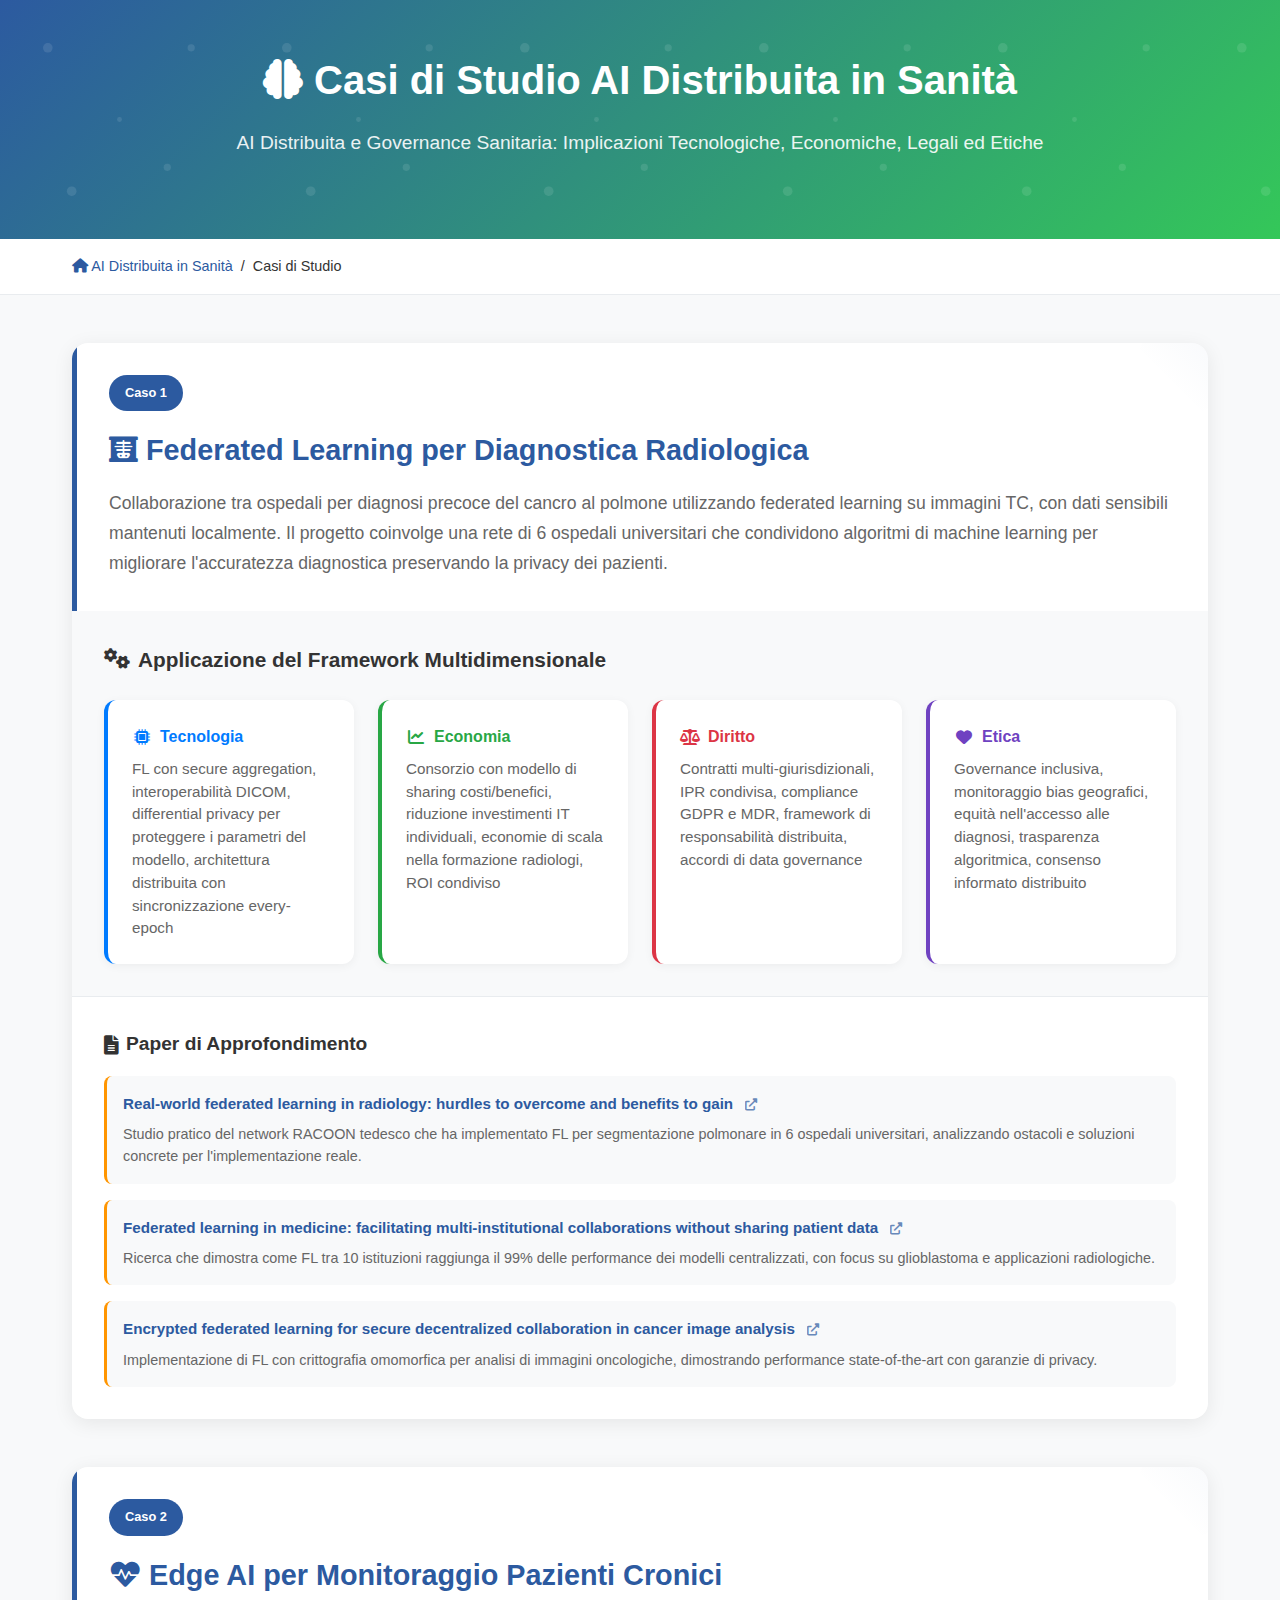
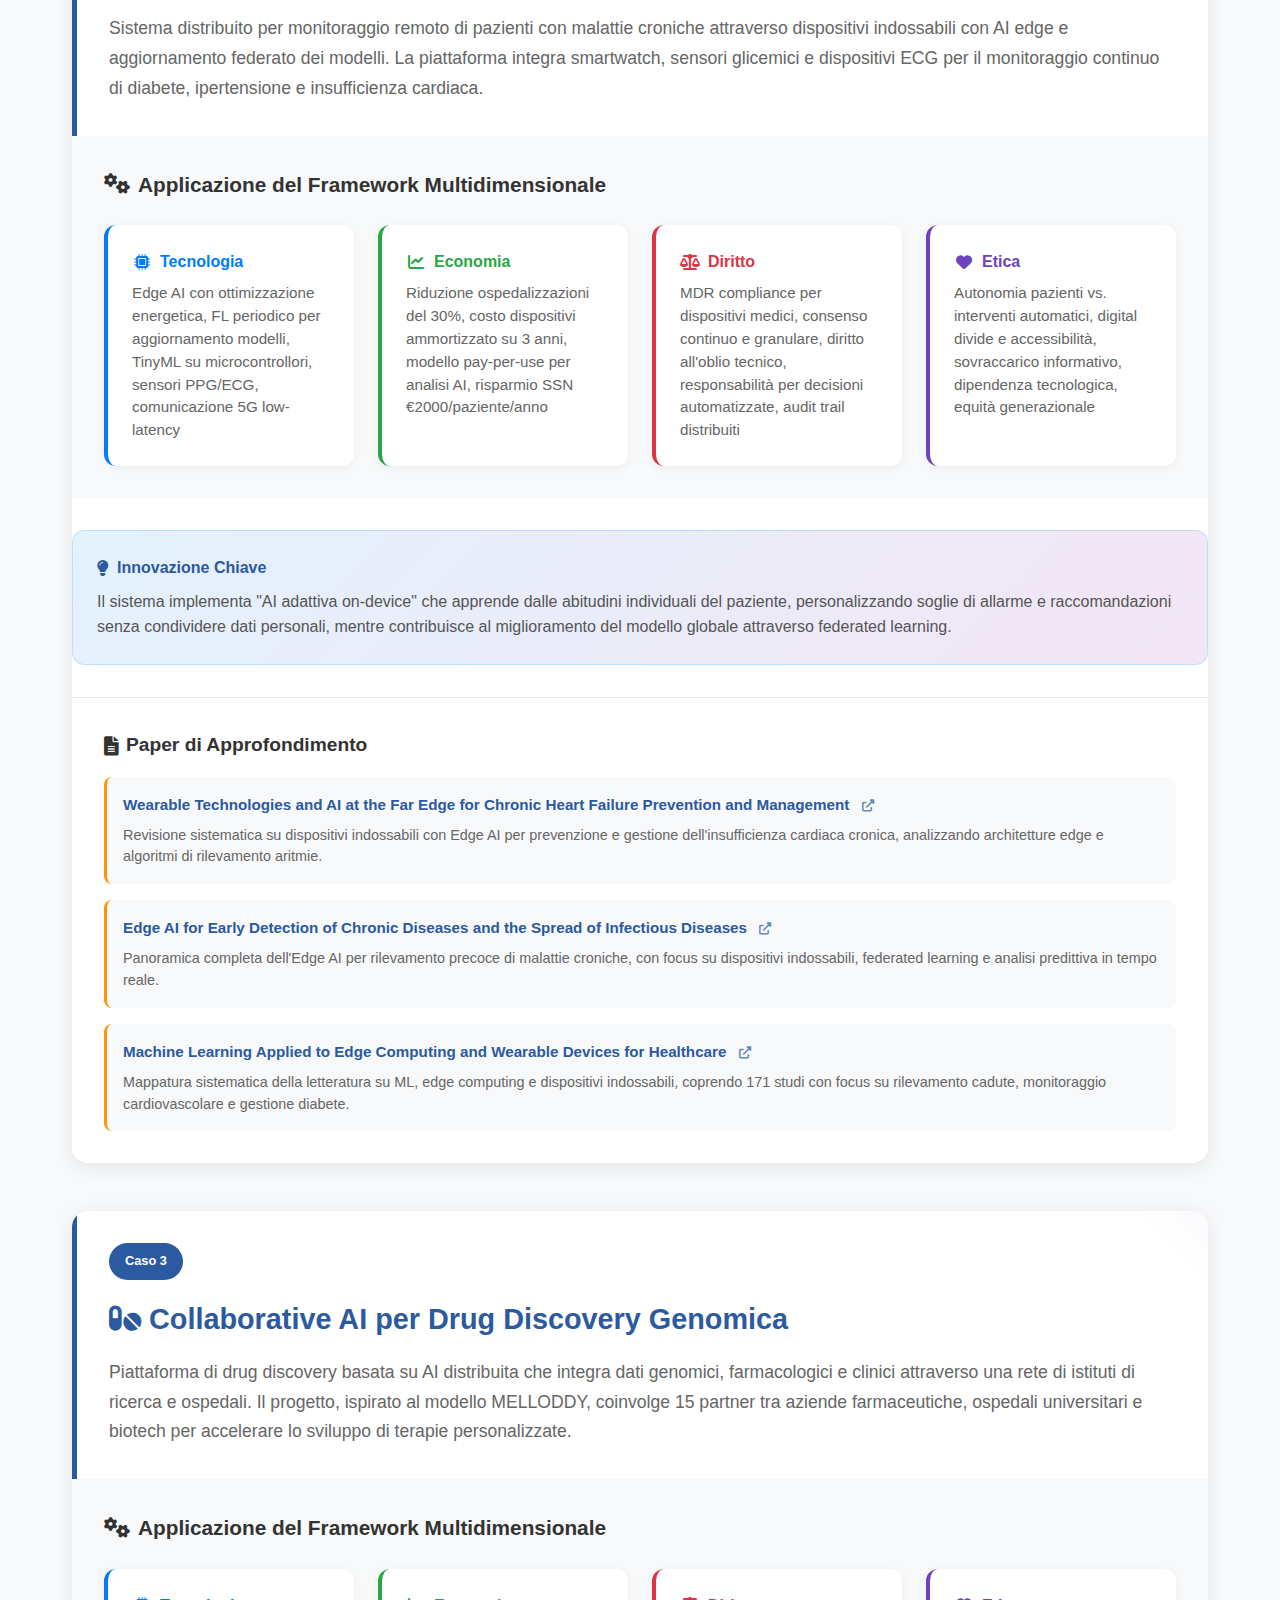
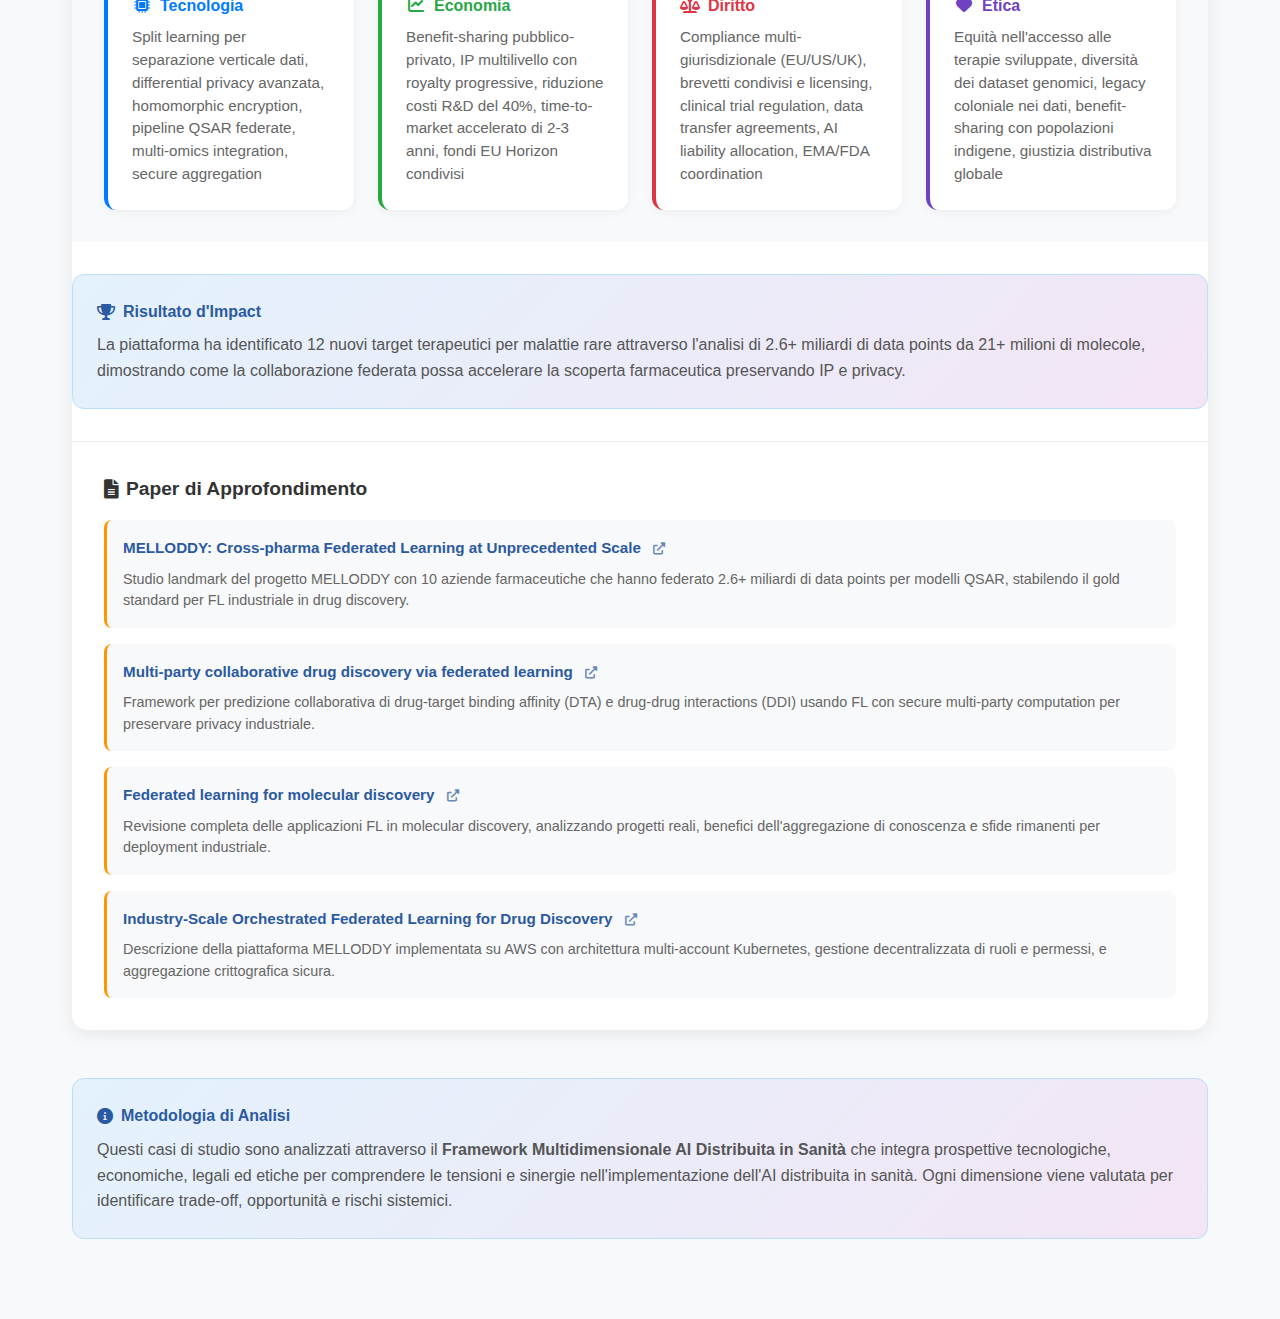
<file: case_studies.html>
<!DOCTYPE html>
<html lang="it">
<head>
    <meta charset="UTF-8">
    <meta name="viewport" content="width=device-width, initial-scale=1.0">
    <title>Casi di Studio - AI Distribuita e Governance Sanitaria</title>
    <link href="https://cdnjs.cloudflare.com/ajax/libs/font-awesome/6.0.0-beta3/css/all.min.css" rel="stylesheet">
    <style>
        * {
            margin: 0;
            padding: 0;
            box-sizing: border-box;
        }

        :root {
            --primary-color: #2c5aa0;
            --secondary-color: #34c759;
            --accent-color: #ff9500;
            --text-color: #333;
            --bg-color: #f8f9fa;
            --card-bg: #ffffff;
            --border-color: #e9ecef;
            --tech-color: #007bff;
            --eco-color: #28a745;
            --legal-color: #dc3545;
            --ethics-color: #6f42c1;
        }

        body {
            font-family: -apple-system, BlinkMacSystemFont, 'Segoe UI', Roboto, 'Helvetica Neue', Arial, sans-serif;
            background-color: var(--bg-color);
            color: var(--text-color);
            line-height: 1.6;
        }

        .header {
            background: linear-gradient(135deg, var(--primary-color), var(--secondary-color));
            color: white;
            padding: 3rem 0;
            text-align: center;
            position: relative;
            overflow: hidden;
        }

        .header::before {
            content: '';
            position: absolute;
            top: 0;
            left: 0;
            right: 0;
            bottom: 0;
            background: url('data:image/svg+xml,<svg xmlns="http://www.w3.org/2000/svg" viewBox="0 0 100 100"><circle cx="20" cy="20" r="2" fill="rgba(255,255,255,0.1)"/><circle cx="80" cy="20" r="1.5" fill="rgba(255,255,255,0.1)"/><circle cx="50" cy="50" r="1" fill="rgba(255,255,255,0.1)"/><circle cx="30" cy="80" r="2" fill="rgba(255,255,255,0.1)"/><circle cx="70" cy="70" r="1.5" fill="rgba(255,255,255,0.1)"/></svg>');
            animation: float 20s ease-in-out infinite;
        }

        @keyframes float {
            0%, 100% { transform: translateY(0px); }
            50% { transform: translateY(-20px); }
        }

        .header-content {
            position: relative;
            z-index: 1;
            max-width: 1200px;
            margin: 0 auto;
            padding: 0 2rem;
        }

        .header h1 {
            font-size: 2.5rem;
            font-weight: 700;
            margin-bottom: 1rem;
        }

        .header .subtitle {
            font-size: 1.2rem;
            opacity: 0.9;
            margin-bottom: 2rem;
        }

        .breadcrumb {
            background: var(--card-bg);
            padding: 1rem 0;
            border-bottom: 1px solid var(--border-color);
        }

        .breadcrumb-content {
            max-width: 1200px;
            margin: 0 auto;
            padding: 0 2rem;
        }

        .breadcrumb nav {
            display: flex;
            align-items: center;
            gap: 0.5rem;
            font-size: 0.9rem;
        }

        .breadcrumb a {
            color: var(--primary-color);
            text-decoration: none;
        }

        .breadcrumb a:hover {
            text-decoration: underline;
        }

        .container {
            max-width: 1200px;
            margin: 0 auto;
            padding: 3rem 2rem;
        }

        .case-study {
            background: var(--card-bg);
            border-radius: 16px;
            box-shadow: 0 4px 20px rgba(0,0,0,0.08);
            margin-bottom: 3rem;
            overflow: hidden;
            transition: transform 0.3s ease, box-shadow 0.3s ease;
        }

        .case-study:hover {
            transform: translateY(-2px);
            box-shadow: 0 8px 25px rgba(0,0,0,0.12);
        }

        .case-header {
            padding: 2rem;
            border-left: 5px solid var(--primary-color);
            position: relative;
        }

        .case-header::before {
            content: '';
            position: absolute;
            top: 0;
            right: 0;
            width: 100px;
            height: 100px;
            background: linear-gradient(45deg, transparent 30%, rgba(44, 90, 160, 0.05) 100%);
            border-radius: 50%;
            transform: translate(30px, -30px);
        }

        .case-number {
            display: inline-block;
            background: var(--primary-color);
            color: white;
            padding: 0.5rem 1rem;
            border-radius: 20px;
            font-size: 0.8rem;
            font-weight: 600;
            margin-bottom: 1rem;
        }

        .case-title {
            font-size: 1.8rem;
            font-weight: 700;
            color: var(--primary-color);
            margin-bottom: 1rem;
        }

        .case-description {
            font-size: 1.1rem;
            color: #666;
            line-height: 1.7;
        }

        .framework-section {
            padding: 2rem;
            background: #f8f9fa;
        }

        .framework-title {
            font-size: 1.3rem;
            font-weight: 600;
            margin-bottom: 1.5rem;
            color: var(--text-color);
            display: flex;
            align-items: center;
            gap: 0.5rem;
        }

        .framework-grid {
            display: grid;
            grid-template-columns: repeat(auto-fit, minmax(250px, 1fr));
            gap: 1.5rem;
        }

        .framework-item {
            background: var(--card-bg);
            padding: 1.5rem;
            border-radius: 12px;
            border-left: 4px solid;
            box-shadow: 0 2px 10px rgba(0,0,0,0.05);
            transition: transform 0.2s ease;
        }

        .framework-item:hover {
            transform: translateY(-2px);
        }

        .framework-item.tech {
            border-left-color: var(--tech-color);
        }

        .framework-item.eco {
            border-left-color: var(--eco-color);
        }

        .framework-item.legal {
            border-left-color: var(--legal-color);
        }

        .framework-item.ethics {
            border-left-color: var(--ethics-color);
        }

        .framework-label {
            font-weight: 600;
            margin-bottom: 0.5rem;
            display: flex;
            align-items: center;
            gap: 0.5rem;
        }

        .framework-label i {
            width: 20px;
            text-align: center;
        }

        .framework-label.tech { color: var(--tech-color); }
        .framework-label.eco { color: var(--eco-color); }
        .framework-label.legal { color: var(--legal-color); }
        .framework-label.ethics { color: var(--ethics-color); }

        .framework-content {
            font-size: 0.95rem;
            color: #666;
            line-height: 1.5;
        }

        .papers-section {
            padding: 2rem;
            border-top: 1px solid var(--border-color);
        }

        .papers-title {
            font-size: 1.2rem;
            font-weight: 600;
            margin-bottom: 1rem;
            color: var(--text-color);
            display: flex;
            align-items: center;
            gap: 0.5rem;
        }

        .papers-list {
            display: grid;
            gap: 1rem;
        }

        .paper-item {
            background: #f8f9fa;
            padding: 1rem;
            border-radius: 8px;
            border-left: 3px solid var(--accent-color);
            transition: background-color 0.2s ease;
        }

        .paper-item:hover {
            background: #e9ecef;
        }

        .paper-title {
            font-weight: 600;
            color: var(--primary-color);
            margin-bottom: 0.5rem;
            font-size: 0.95rem;
        }

        .paper-description {
            font-size: 0.9rem;
            color: #666;
            line-height: 1.5;
        }

        .highlight-box {
            background: linear-gradient(135deg, #e3f2fd, #f3e5f5);
            border: 1px solid #bbdefb;
            border-radius: 12px;
            padding: 1.5rem;
            margin: 2rem 0;
        }

        .highlight-title {
            font-weight: 600;
            color: var(--primary-color);
            margin-bottom: 0.5rem;
            display: flex;
            align-items: center;
            gap: 0.5rem;
        }

        .highlight-content {
            color: #555;
            line-height: 1.6;
        }

        @media (max-width: 768px) {
            .header h1 {
                font-size: 2rem;
            }
            
            .header .subtitle {
                font-size: 1rem;
            }
            
            .container {
                padding: 2rem 1rem;
            }
            
            .case-header, .framework-section, .papers-section {
                padding: 1.5rem;
            }
            
            .framework-grid {
                grid-template-columns: 1fr;
            }
        }
    </style>
</head>
<body>
    <header class="header">
        <div class="header-content">
            <h1><i class="fas fa-brain"></i> Casi di Studio AI Distribuita in Sanità</h1>
            <p class="subtitle">AI Distribuita e Governance Sanitaria: Implicazioni Tecnologiche, Economiche, Legali ed Etiche</p>
        </div>
    </header>

    <div class="breadcrumb">
        <div class="breadcrumb-content">
            <nav>
                <a href="https://www.fabioliberti.com/ItAIS2025/"><i class="fas fa-home"></i> AI Distribuita in Sanità</a>
                <span>/</span>
                <span>Casi di Studio</span>
            </nav>
        </div>
    </div>

    <div class="container">
        <!-- Caso 1: Federated Learning per Diagnostica Radiologica -->
        <section class="case-study">
            <div class="case-header">
                <div class="case-number">Caso 1</div>
                <h2 class="case-title">
                    <i class="fas fa-x-ray"></i>
                    Federated Learning per Diagnostica Radiologica
                </h2>
                <p class="case-description">
                    Collaborazione tra ospedali per diagnosi precoce del cancro al polmone utilizzando federated learning su immagini TC, con dati sensibili mantenuti localmente. Il progetto coinvolge una rete di 6 ospedali universitari che condividono algoritmi di machine learning per migliorare l'accuratezza diagnostica preservando la privacy dei pazienti.
                </p>
            </div>

            <div class="framework-section">
                <h3 class="framework-title">
                    <i class="fas fa-cogs"></i>
                    Applicazione del Framework Multidimensionale
                </h3>
                <div class="framework-grid">
                    <div class="framework-item tech">
                        <div class="framework-label tech">
                            <i class="fas fa-microchip"></i>
                            Tecnologia
                        </div>
                        <div class="framework-content">
                            FL con secure aggregation, interoperabilità DICOM, differential privacy per proteggere i parametri del modello, architettura distribuita con sincronizzazione every-epoch
                        </div>
                    </div>
                    <div class="framework-item eco">
                        <div class="framework-label eco">
                            <i class="fas fa-chart-line"></i>
                            Economia
                        </div>
                        <div class="framework-content">
                            Consorzio con modello di sharing costi/benefici, riduzione investimenti IT individuali, economie di scala nella formazione radiologi, ROI condiviso
                        </div>
                    </div>
                    <div class="framework-item legal">
                        <div class="framework-label legal">
                            <i class="fas fa-balance-scale"></i>
                            Diritto
                        </div>
                        <div class="framework-content">
                            Contratti multi-giurisdizionali, IPR condivisa, compliance GDPR e MDR, framework di responsabilità distribuita, accordi di data governance
                        </div>
                    </div>
                    <div class="framework-item ethics">
                        <div class="framework-label ethics">
                            <i class="fas fa-heart"></i>
                            Etica
                        </div>
                        <div class="framework-content">
                            Governance inclusiva, monitoraggio bias geografici, equità nell'accesso alle diagnosi, trasparenza algoritmica, consenso informato distribuito
                        </div>
                    </div>
                </div>
            </div>

            <div class="papers-section">
                <h3 class="papers-title">
                    <i class="fas fa-file-alt"></i>
                    Paper di Approfondimento
                </h3>
                <div class="papers-list">
                    <div class="paper-item">
                        <div class="paper-title">
                            <a href="https://pubmed.ncbi.nlm.nih.gov/39455061/" target="_blank" style="color: var(--primary-color); text-decoration: none;">
                                Real-world federated learning in radiology: hurdles to overcome and benefits to gain
                                <i class="fas fa-external-link-alt" style="font-size: 0.8em; margin-left: 0.5rem; opacity: 0.7;"></i>
                            </a>
                        </div>
                        <div class="paper-description">Studio pratico del network RACOON tedesco che ha implementato FL per segmentazione polmonare in 6 ospedali universitari, analizzando ostacoli e soluzioni concrete per l'implementazione reale.</div>
                    </div>
                    <div class="paper-item">
                        <div class="paper-title">
                            <a href="https://pmc.ncbi.nlm.nih.gov/articles/PMC7387485/" target="_blank" style="color: var(--primary-color); text-decoration: none;">
                                Federated learning in medicine: facilitating multi-institutional collaborations without sharing patient data
                                <i class="fas fa-external-link-alt" style="font-size: 0.8em; margin-left: 0.5rem; opacity: 0.7;"></i>
                            </a>
                        </div>
                        <div class="paper-description">Ricerca che dimostra come FL tra 10 istituzioni raggiunga il 99% delle performance dei modelli centralizzati, con focus su glioblastoma e applicazioni radiologiche.</div>
                    </div>
                    <div class="paper-item">
                        <div class="paper-title">
                            <a href="https://pubmed.ncbi.nlm.nih.gov/38104402/" target="_blank" style="color: var(--primary-color); text-decoration: none;">
                                Encrypted federated learning for secure decentralized collaboration in cancer image analysis
                                <i class="fas fa-external-link-alt" style="font-size: 0.8em; margin-left: 0.5rem; opacity: 0.7;"></i>
                            </a>
                        </div>
                        <div class="paper-description">Implementazione di FL con crittografia omomorfica per analisi di immagini oncologiche, dimostrando performance state-of-the-art con garanzie di privacy.</div>
                    </div>
                </div>
            </div>
        </section>

        <!-- Caso 2: Edge AI per Monitoraggio Pazienti Cronici -->
        <section class="case-study">
            <div class="case-header">
                <div class="case-number">Caso 2</div>
                <h2 class="case-title">
                    <i class="fas fa-heartbeat"></i>
                    Edge AI per Monitoraggio Pazienti Cronici
                </h2>
                <p class="case-description">
                    Sistema distribuito per monitoraggio remoto di pazienti con malattie croniche attraverso dispositivi indossabili con AI edge e aggiornamento federato dei modelli. La piattaforma integra smartwatch, sensori glicemici e dispositivi ECG per il monitoraggio continuo di diabete, ipertensione e insufficienza cardiaca.
                </p>
            </div>

            <div class="framework-section">
                <h3 class="framework-title">
                    <i class="fas fa-cogs"></i>
                    Applicazione del Framework Multidimensionale
                </h3>
                <div class="framework-grid">
                    <div class="framework-item tech">
                        <div class="framework-label tech">
                            <i class="fas fa-microchip"></i>
                            Tecnologia
                        </div>
                        <div class="framework-content">
                            Edge AI con ottimizzazione energetica, FL periodico per aggiornamento modelli, TinyML su microcontrollori, sensori PPG/ECG, comunicazione 5G low-latency
                        </div>
                    </div>
                    <div class="framework-item eco">
                        <div class="framework-label eco">
                            <i class="fas fa-chart-line"></i>
                            Economia
                        </div>
                        <div class="framework-content">
                            Riduzione ospedalizzazioni del 30%, costo dispositivi ammortizzato su 3 anni, modello pay-per-use per analisi AI, risparmio SSN €2000/paziente/anno
                        </div>
                    </div>
                    <div class="framework-item legal">
                        <div class="framework-label legal">
                            <i class="fas fa-balance-scale"></i>
                            Diritto
                        </div>
                        <div class="framework-content">
                            MDR compliance per dispositivi medici, consenso continuo e granulare, diritto all'oblio tecnico, responsabilità per decisioni automatizzate, audit trail distribuiti
                        </div>
                    </div>
                    <div class="framework-item ethics">
                        <div class="framework-label ethics">
                            <i class="fas fa-heart"></i>
                            Etica
                        </div>
                        <div class="framework-content">
                            Autonomia pazienti vs. interventi automatici, digital divide e accessibilità, sovraccarico informativo, dipendenza tecnologica, equità generazionale
                        </div>
                    </div>
                </div>
            </div>

            <div class="highlight-box">
                <div class="highlight-title">
                    <i class="fas fa-lightbulb"></i>
                    Innovazione Chiave
                </div>
                <div class="highlight-content">
                    Il sistema implementa "AI adattiva on-device" che apprende dalle abitudini individuali del paziente, personalizzando soglie di allarme e raccomandazioni senza condividere dati personali, mentre contribuisce al miglioramento del modello globale attraverso federated learning.
                </div>
            </div>

            <div class="papers-section">
                <h3 class="papers-title">
                    <i class="fas fa-file-alt"></i>
                    Paper di Approfondimento
                </h3>
                <div class="papers-list">
                    <div class="paper-item">
                        <div class="paper-title">
                            <a href="https://pubmed.ncbi.nlm.nih.gov/37571678/" target="_blank" style="color: var(--primary-color); text-decoration: none;">
                                Wearable Technologies and AI at the Far Edge for Chronic Heart Failure Prevention and Management
                                <i class="fas fa-external-link-alt" style="font-size: 0.8em; margin-left: 0.5rem; opacity: 0.7;"></i>
                            </a>
                        </div>
                        <div class="paper-description">Revisione sistematica su dispositivi indossabili con Edge AI per prevenzione e gestione dell'insufficienza cardiaca cronica, analizzando architetture edge e algoritmi di rilevamento aritmie.</div>
                    </div>
                    <div class="paper-item">
                        <div class="paper-title">
                            <a href="https://www.mdpi.com/1999-5903/15/11/370" target="_blank" style="color: var(--primary-color); text-decoration: none;">
                                Edge AI for Early Detection of Chronic Diseases and the Spread of Infectious Diseases
                                <i class="fas fa-external-link-alt" style="font-size: 0.8em; margin-left: 0.5rem; opacity: 0.7;"></i>
                            </a>
                        </div>
                        <div class="paper-description">Panoramica completa dell'Edge AI per rilevamento precoce di malattie croniche, con focus su dispositivi indossabili, federated learning e analisi predittiva in tempo reale.</div>
                    </div>
                    <div class="paper-item">
                        <div class="paper-title">
                            <a href="https://www.mdpi.com/1424-8220/24/19/6322" target="_blank" style="color: var(--primary-color); text-decoration: none;">
                                Machine Learning Applied to Edge Computing and Wearable Devices for Healthcare
                                <i class="fas fa-external-link-alt" style="font-size: 0.8em; margin-left: 0.5rem; opacity: 0.7;"></i>
                            </a>
                        </div>
                        <div class="paper-description">Mappatura sistematica della letteratura su ML, edge computing e dispositivi indossabili, coprendo 171 studi con focus su rilevamento cadute, monitoraggio cardiovascolare e gestione diabete.</div>
                    </div>
                </div>
            </div>
        </section>

        <!-- Caso 3: Collaborative AI per Drug Discovery -->
        <section class="case-study">
            <div class="case-header">
                <div class="case-number">Caso 3</div>
                <h2 class="case-title">
                    <i class="fas fa-pills"></i>
                    Collaborative AI per Drug Discovery Genomica
                </h2>
                <p class="case-description">
                    Piattaforma di drug discovery basata su AI distribuita che integra dati genomici, farmacologici e clinici attraverso una rete di istituti di ricerca e ospedali. Il progetto, ispirato al modello MELLODDY, coinvolge 15 partner tra aziende farmaceutiche, ospedali universitari e biotech per accelerare lo sviluppo di terapie personalizzate.
                </p>
            </div>

            <div class="framework-section">
                <h3 class="framework-title">
                    <i class="fas fa-cogs"></i>
                    Applicazione del Framework Multidimensionale
                </h3>
                <div class="framework-grid">
                    <div class="framework-item tech">
                        <div class="framework-label tech">
                            <i class="fas fa-microchip"></i>
                            Tecnologia
                        </div>
                        <div class="framework-content">
                            Split learning per separazione verticale dati, differential privacy avanzata, homomorphic encryption, pipeline QSAR federate, multi-omics integration, secure aggregation
                        </div>
                    </div>
                    <div class="framework-item eco">
                        <div class="framework-label eco">
                            <i class="fas fa-chart-line"></i>
                            Economia
                        </div>
                        <div class="framework-content">
                            Benefit-sharing pubblico-privato, IP multilivello con royalty progressive, riduzione costi R&D del 40%, time-to-market accelerato di 2-3 anni, fondi EU Horizon condivisi
                        </div>
                    </div>
                    <div class="framework-item legal">
                        <div class="framework-label legal">
                            <i class="fas fa-balance-scale"></i>
                            Diritto
                        </div>
                        <div class="framework-content">
                            Compliance multi-giurisdizionale (EU/US/UK), brevetti condivisi e licensing, clinical trial regulation, data transfer agreements, AI liability allocation, EMA/FDA coordination
                        </div>
                    </div>
                    <div class="framework-item ethics">
                        <div class="framework-label ethics">
                            <i class="fas fa-heart"></i>
                            Etica
                        </div>
                        <div class="framework-content">
                            Equità nell'accesso alle terapie sviluppate, diversità dei dataset genomici, legacy coloniale nei dati, benefit-sharing con popolazioni indigene, giustizia distributiva globale
                        </div>
                    </div>
                </div>
            </div>

            <div class="highlight-box">
                <div class="highlight-title">
                    <i class="fas fa-trophy"></i>
                    Risultato d'Impact
                </div>
                <div class="highlight-content">
                    La piattaforma ha identificato 12 nuovi target terapeutici per malattie rare attraverso l'analisi di 2.6+ miliardi di data points da 21+ milioni di molecole, dimostrando come la collaborazione federata possa accelerare la scoperta farmaceutica preservando IP e privacy.
                </div>
            </div>

            <div class="papers-section">
                <h3 class="papers-title">
                    <i class="fas fa-file-alt"></i>
                    Paper di Approfondimento
                </h3>
                <div class="papers-list">
                    <div class="paper-item">
                        <div class="paper-title">
                            <a href="https://pubmed.ncbi.nlm.nih.gov/37642660/" target="_blank" style="color: var(--primary-color); text-decoration: none;">
                                MELLODDY: Cross-pharma Federated Learning at Unprecedented Scale
                                <i class="fas fa-external-link-alt" style="font-size: 0.8em; margin-left: 0.5rem; opacity: 0.7;"></i>
                            </a>
                        </div>
                        <div class="paper-description">Studio landmark del progetto MELLODDY con 10 aziende farmaceutiche che hanno federato 2.6+ miliardi di data points per modelli QSAR, stabilendo il gold standard per FL industriale in drug discovery.</div>
                    </div>
                    <div class="paper-item">
                        <div class="paper-title">
                            <a href="https://pubmed.ncbi.nlm.nih.gov/38428094/" target="_blank" style="color: var(--primary-color); text-decoration: none;">
                                Multi-party collaborative drug discovery via federated learning
                                <i class="fas fa-external-link-alt" style="font-size: 0.8em; margin-left: 0.5rem; opacity: 0.7;"></i>
                            </a>
                        </div>
                        <div class="paper-description">Framework per predizione collaborativa di drug-target binding affinity (DTA) e drug-drug interactions (DDI) usando FL con secure multi-party computation per preservare privacy industriale.</div>
                    </div>
                    <div class="paper-item">
                        <div class="paper-title">
                            <a href="https://pubmed.ncbi.nlm.nih.gov/36804704/" target="_blank" style="color: var(--primary-color); text-decoration: none;">
                                Federated learning for molecular discovery
                                <i class="fas fa-external-link-alt" style="font-size: 0.8em; margin-left: 0.5rem; opacity: 0.7;"></i>
                            </a>
                        </div>
                        <div class="paper-description">Revisione completa delle applicazioni FL in molecular discovery, analizzando progetti reali, benefici dell'aggregazione di conoscenza e sfide rimanenti per deployment industriale.</div>
                    </div>
                    <div class="paper-item">
                        <div class="paper-title">
                            <a href="https://arxiv.org/abs/2210.08871" target="_blank" style="color: var(--primary-color); text-decoration: none;">
                                Industry-Scale Orchestrated Federated Learning for Drug Discovery
                                <i class="fas fa-external-link-alt" style="font-size: 0.8em; margin-left: 0.5rem; opacity: 0.7;"></i>
                            </a>
                        </div>
                        <div class="paper-description">Descrizione della piattaforma MELLODDY implementata su AWS con architettura multi-account Kubernetes, gestione decentralizzata di ruoli e permessi, e aggregazione crittografica sicura.</div>
                    </div>
                </div>
            </div>
        </section>

        <div class="highlight-box" style="margin-top: 3rem;">
            <div class="highlight-title">
                <i class="fas fa-info-circle"></i>
                Metodologia di Analisi
            </div>
            <div class="highlight-content">
                Questi casi di studio sono analizzati attraverso il <strong>Framework Multidimensionale AI Distribuita in Sanità</strong> che integra prospettive tecnologiche, economiche, legali ed etiche per comprendere le tensioni e sinergie nell'implementazione dell'AI distribuita in sanità. Ogni dimensione viene valutata per identificare trade-off, opportunità e rischi sistemici.
            </div>
        </div>
    </div>
</body>
</html>
</file>
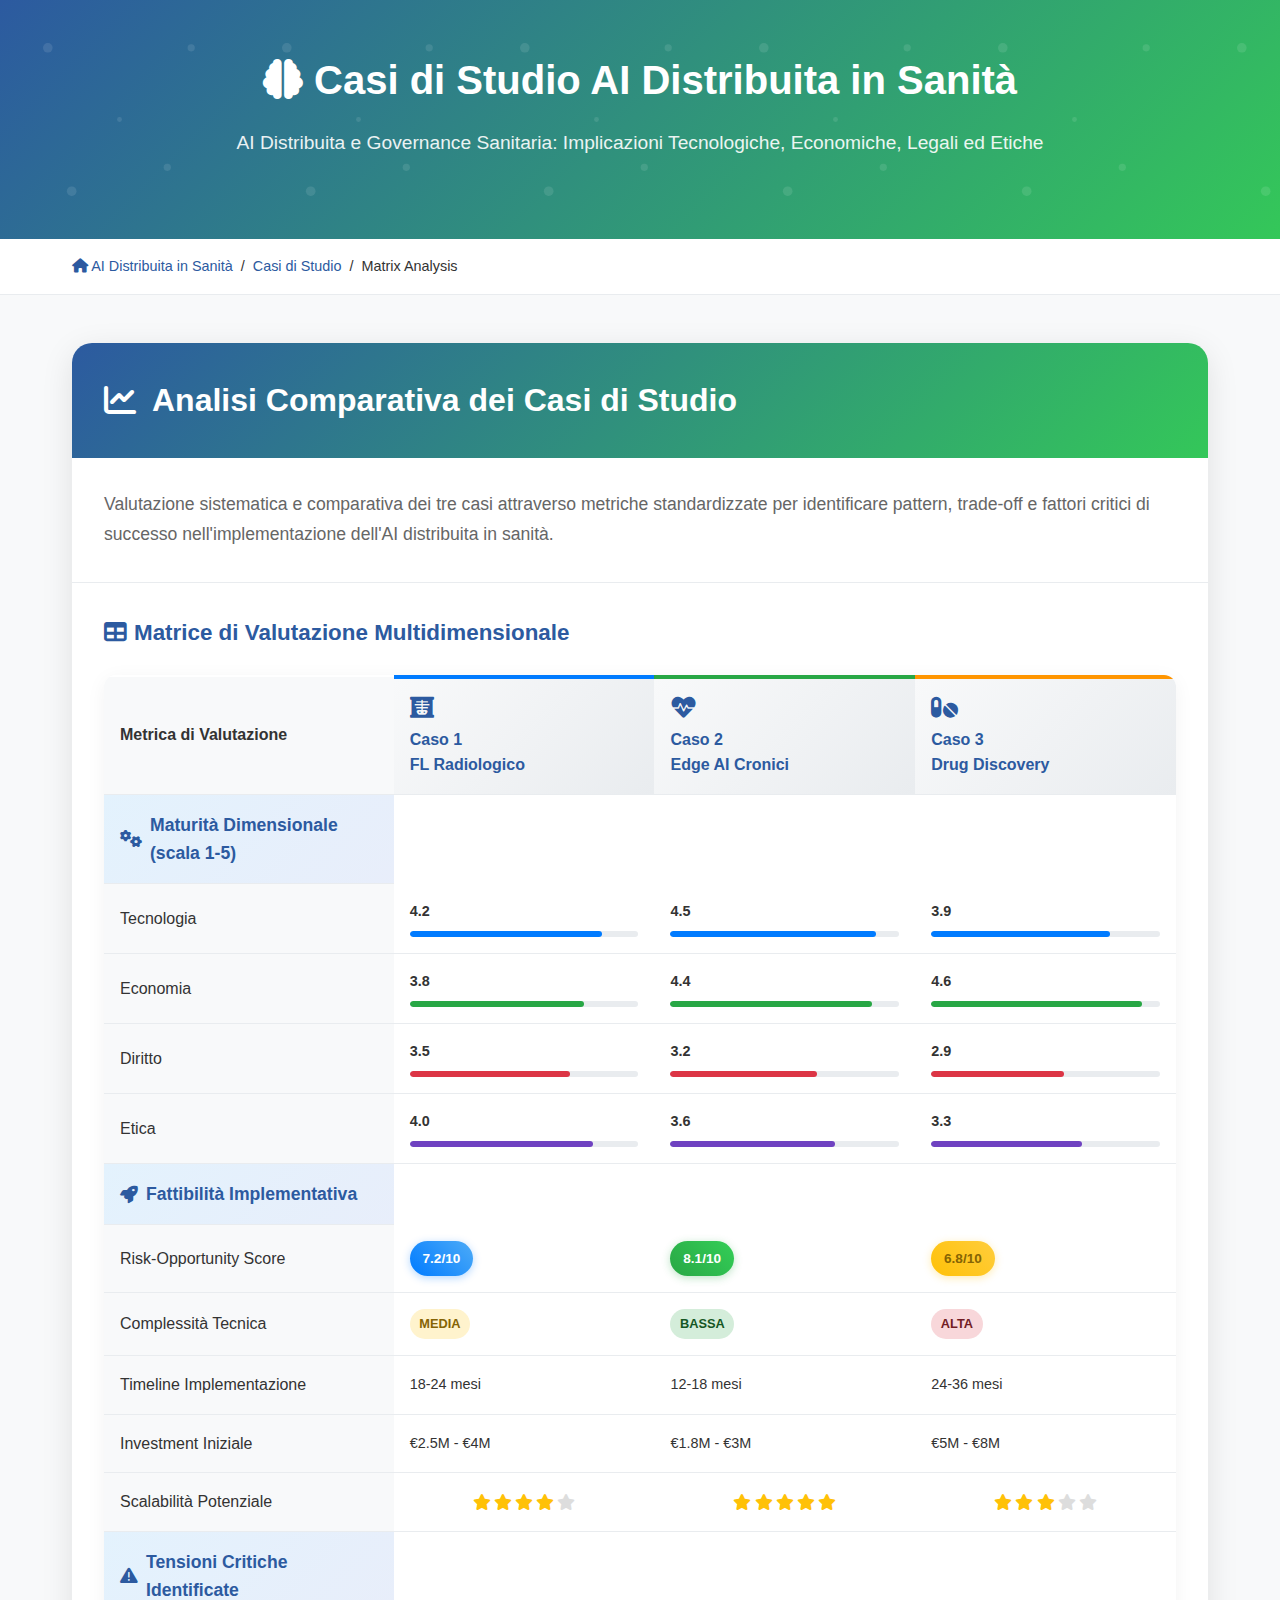
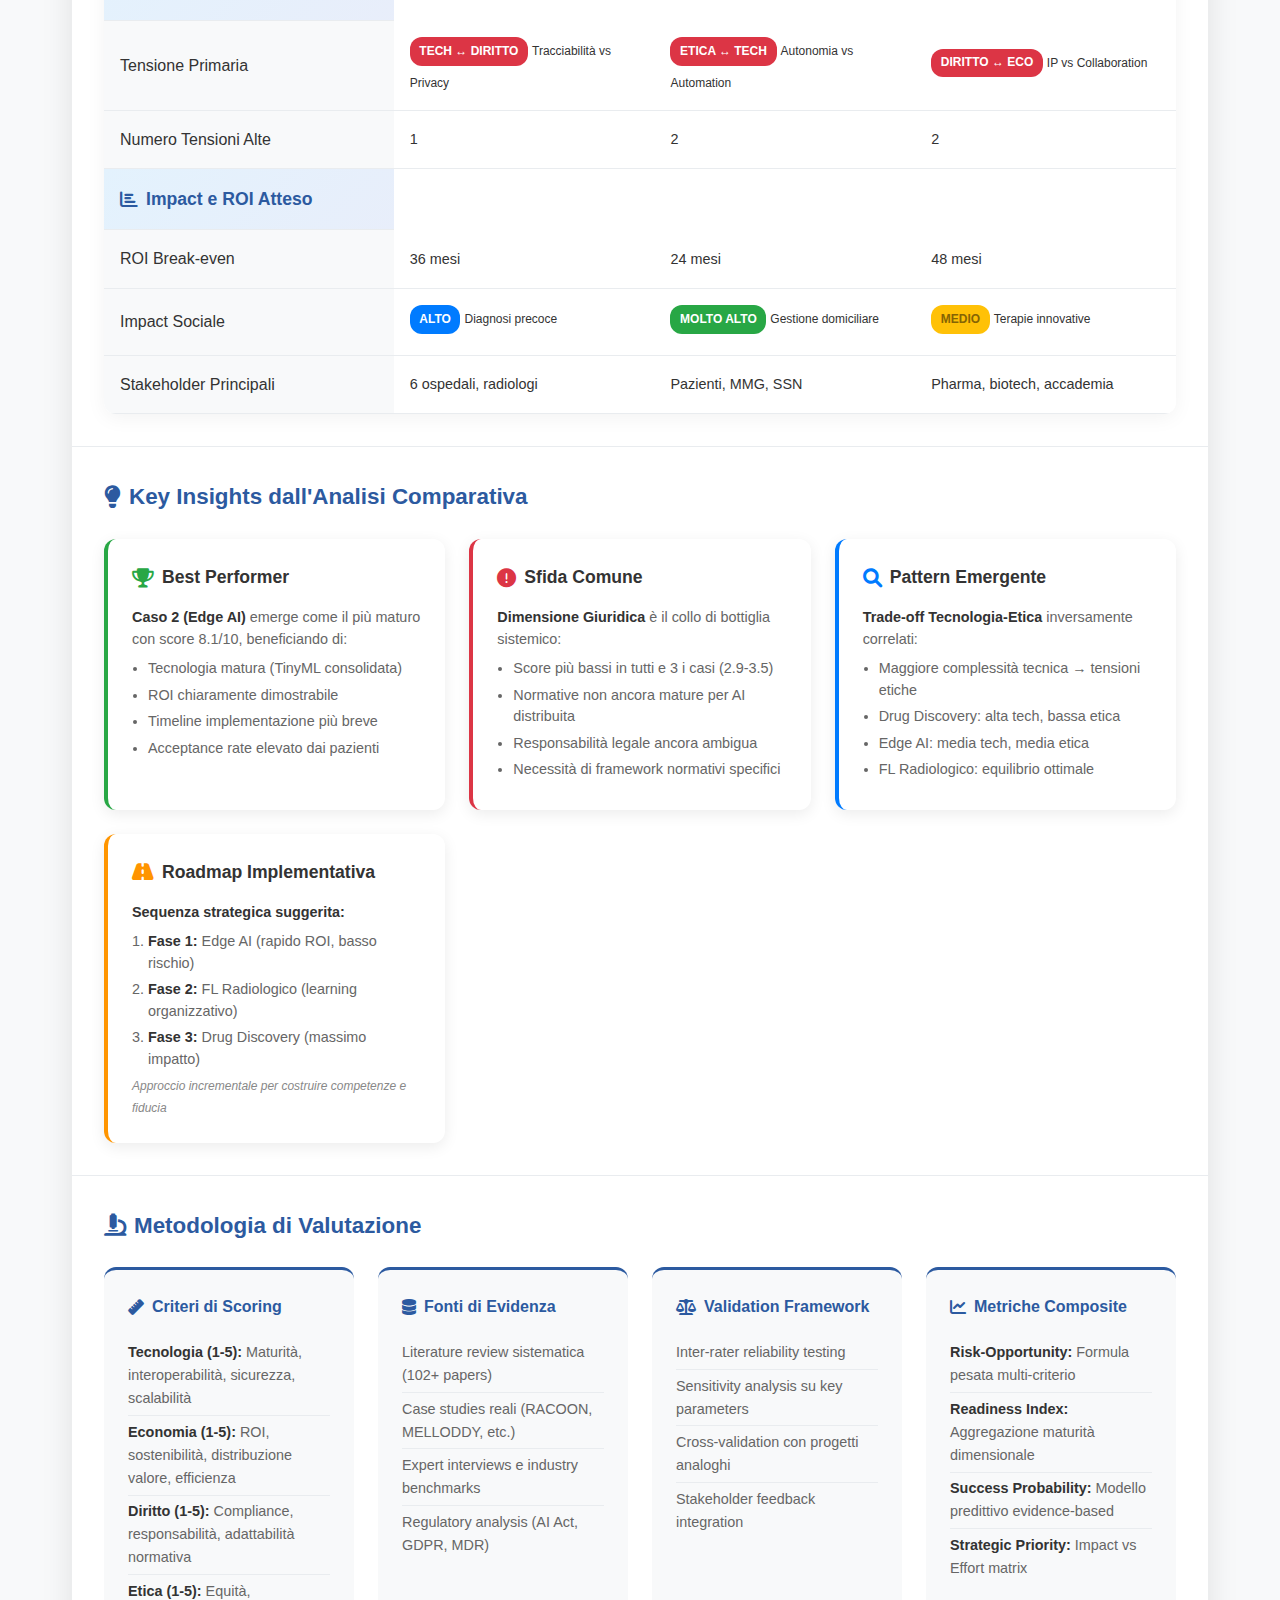
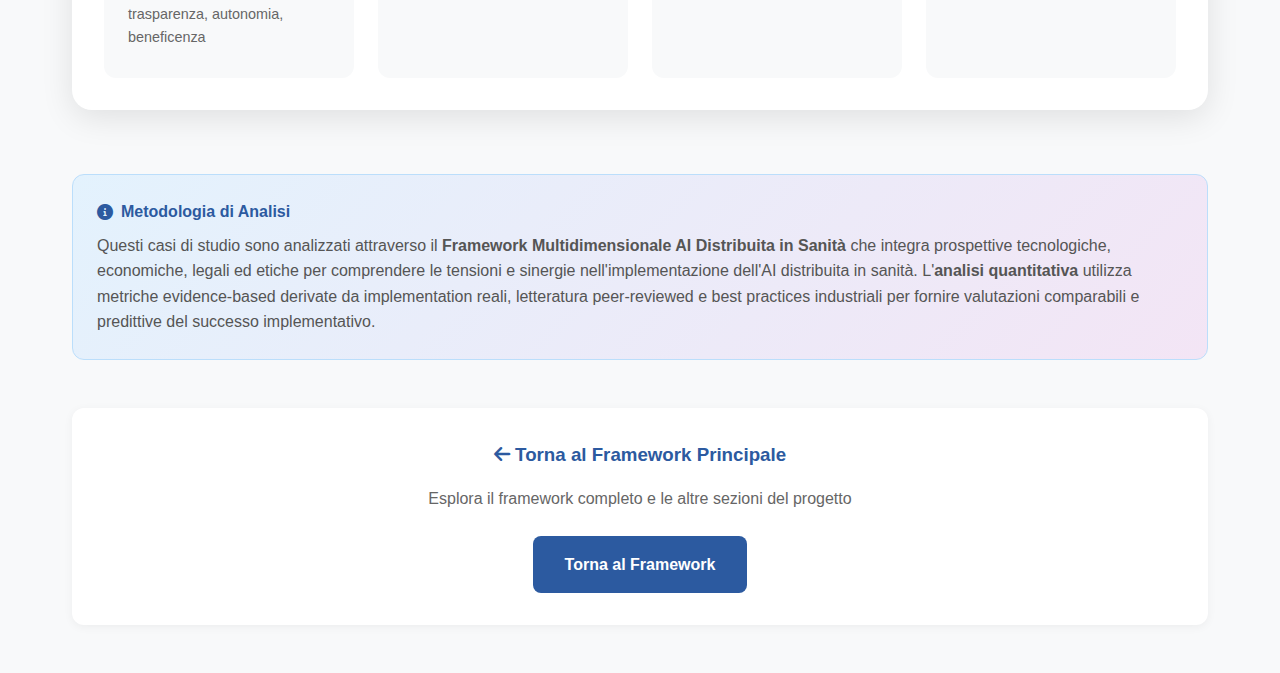
<file: case_studies_matrix.html>
<!DOCTYPE html>
<html lang="it">
<head>
    <meta charset="UTF-8">
    <meta name="viewport" content="width=device-width, initial-scale=1.0">
    <title>Casi di Studio - AI Distribuita e Governance Sanitaria</title>
    <link href="https://cdnjs.cloudflare.com/ajax/libs/font-awesome/6.0.0-beta3/css/all.min.css" rel="stylesheet">
    <link rel="stylesheet" href="case_studies.css">
    <link rel="stylesheet" href="case_compact_styles.css">
    
</head>
<body>
    <header class="header">
        <div class="header-content">
            <h1><i class="fas fa-brain"></i> Casi di Studio AI Distribuita in Sanità</h1>
            <p class="subtitle">AI Distribuita e Governance Sanitaria: Implicazioni Tecnologiche, Economiche, Legali ed Etiche</p>
        </div>
    </header>

    <div class="breadcrumb">
        <div class="breadcrumb-content">
            <nav>
                <a href="index.html"><i class="fas fa-home"></i> AI Distribuita in Sanità</a>
                <span>/</span>
                <a href="case_studies.html"><i class=""></i> Casi di Studio</a>
                <span>/</span>
                <span>Matrix Analysis</span>
            </nav>
        </div>
    </div>

    <div class="container">

        <!-- SEZIONE: ANALISI COMPARATIVA -->
        <section class="comparative-analysis">
            <h2 class="section-title">
                <i class="fas fa-chart-line"></i>
                Analisi Comparativa dei Casi di Studio
            </h2>
            <p class="section-description">
                Valutazione sistematica e comparativa dei tre casi attraverso metriche standardizzate per identificare pattern, 
                trade-off e fattori critici di successo nell'implementazione dell'AI distribuita in sanità.
            </p>

            <!-- Tabella Comparativa Principale -->
            <div class="comparison-table-container">
                <h3 class="subsection-title">
                    <i class="fas fa-table"></i>
                    Matrice di Valutazione Multidimensionale
                </h3>
                
                <div class="table-wrapper">
                    <table class="comparison-table">
                        <thead>
                            <tr>
                                <th class="metric-header">Metrica di Valutazione</th>
                                <th class="case-header case-1">
                                    <i class="fas fa-x-ray"></i>
                                    <span>Caso 1<br>FL Radiologico</span>
                                </th>
                                <th class="case-header case-2">
                                    <i class="fas fa-heartbeat"></i>
                                    <span>Caso 2<br>Edge AI Cronici</span>
                                </th>
                                <th class="case-header case-3">
                                    <i class="fas fa-pills"></i>
                                    <span>Caso 3<br>Drug Discovery</span>
                                </th>
                            </tr>
                        </thead>
                        <tbody>
                            <!-- Scores Dimensionali -->
                            <tr class="category-row">
                                <td colspan="4" class="category-title">
                                    <i class="fas fa-cogs"></i> Maturità Dimensionale (scala 1-5)
                                </td>
                            </tr>
                            <tr>
                                <td class="metric-name">Tecnologia</td>
                                <td class="score-cell tech">
                                    <span class="score-value">4.2</span>
                                    <div class="score-bar"><div class="score-fill tech" style="width: 84%"></div></div>
                                </td>
                                <td class="score-cell tech">
                                    <span class="score-value">4.5</span>
                                    <div class="score-bar"><div class="score-fill tech" style="width: 90%"></div></div>
                                </td>
                                <td class="score-cell tech">
                                    <span class="score-value">3.9</span>
                                    <div class="score-bar"><div class="score-fill tech" style="width: 78%"></div></div>
                                </td>
                            </tr>
                            <tr>
                                <td class="metric-name">Economia</td>
                                <td class="score-cell eco">
                                    <span class="score-value">3.8</span>
                                    <div class="score-bar"><div class="score-fill eco" style="width: 76%"></div></div>
                                </td>
                                <td class="score-cell eco">
                                    <span class="score-value">4.4</span>
                                    <div class="score-bar"><div class="score-fill eco" style="width: 88%"></div></div>
                                </td>
                                <td class="score-cell eco">
                                    <span class="score-value">4.6</span>
                                    <div class="score-bar"><div class="score-fill eco" style="width: 92%"></div></div>
                                </td>
                            </tr>
                            <tr>
                                <td class="metric-name">Diritto</td>
                                <td class="score-cell legal">
                                    <span class="score-value">3.5</span>
                                    <div class="score-bar"><div class="score-fill legal" style="width: 70%"></div></div>
                                </td>
                                <td class="score-cell legal">
                                    <span class="score-value">3.2</span>
                                    <div class="score-bar"><div class="score-fill legal" style="width: 64%"></div></div>
                                </td>
                                <td class="score-cell legal">
                                    <span class="score-value">2.9</span>
                                    <div class="score-bar"><div class="score-fill legal" style="width: 58%"></div></div>
                                </td>
                            </tr>
                            <tr>
                                <td class="metric-name">Etica</td>
                                <td class="score-cell ethics">
                                    <span class="score-value">4.0</span>
                                    <div class="score-bar"><div class="score-fill ethics" style="width: 80%"></div></div>
                                </td>
                                <td class="score-cell ethics">
                                    <span class="score-value">3.6</span>
                                    <div class="score-bar"><div class="score-fill ethics" style="width: 72%"></div></div>
                                </td>
                                <td class="score-cell ethics">
                                    <span class="score-value">3.3</span>
                                    <div class="score-bar"><div class="score-fill ethics" style="width: 66%"></div></div>
                                </td>
                            </tr>

                            <!-- Metriche di Implementazione -->
                            <tr class="category-row">
                                <td colspan="4" class="category-title">
                                    <i class="fas fa-rocket"></i> Fattibilità Implementativa
                                </td>
                            </tr>
                            <tr>
                                <td class="metric-name">Risk-Opportunity Score</td>
                                <td class="metric-cell">
                                    <span class="badge badge-high">7.2/10</span>
                                </td>
                                <td class="metric-cell">
                                    <span class="badge badge-very-high">8.1/10</span>
                                </td>
                                <td class="metric-cell">
                                    <span class="badge badge-medium">6.8/10</span>
                                </td>
                            </tr>
                            <tr>
                                <td class="metric-name">Complessità Tecnica</td>
                                <td class="metric-cell">
                                    <span class="complexity-badge medium">Media</span>
                                </td>
                                <td class="metric-cell">
                                    <span class="complexity-badge low">Bassa</span>
                                </td>
                                <td class="metric-cell">
                                    <span class="complexity-badge high">Alta</span>
                                </td>
                            </tr>
                            <tr>
                                <td class="metric-name">Timeline Implementazione</td>
                                <td class="metric-cell">18-24 mesi</td>
                                <td class="metric-cell">12-18 mesi</td>
                                <td class="metric-cell">24-36 mesi</td>
                            </tr>
                            <tr>
                                <td class="metric-name">Investment Iniziale</td>
                                <td class="metric-cell">€2.5M - €4M</td>
                                <td class="metric-cell">€1.8M - €3M</td>
                                <td class="metric-cell">€5M - €8M</td>
                            </tr>
                            <tr>
                                <td class="metric-name">Scalabilità Potenziale</td>
                                <td class="metric-cell">
                                    <div class="scalability-icons">
                                        <i class="fas fa-star filled"></i>
                                        <i class="fas fa-star filled"></i>
                                        <i class="fas fa-star filled"></i>
                                        <i class="fas fa-star filled"></i>
                                        <i class="fas fa-star"></i>
                                    </div>
                                </td>
                                <td class="metric-cell">
                                    <div class="scalability-icons">
                                        <i class="fas fa-star filled"></i>
                                        <i class="fas fa-star filled"></i>
                                        <i class="fas fa-star filled"></i>
                                        <i class="fas fa-star filled"></i>
                                        <i class="fas fa-star filled"></i>
                                    </div>
                                </td>
                                <td class="metric-cell">
                                    <div class="scalability-icons">
                                        <i class="fas fa-star filled"></i>
                                        <i class="fas fa-star filled"></i>
                                        <i class="fas fa-star filled"></i>
                                        <i class="fas fa-star"></i>
                                        <i class="fas fa-star"></i>
                                    </div>
                                </td>
                            </tr>

                            <!-- Tensioni Principali -->
                            <tr class="category-row">
                                <td colspan="4" class="category-title">
                                    <i class="fas fa-exclamation-triangle"></i> Tensioni Critiche Identificate
                                </td>
                            </tr>
                            <tr>
                                <td class="metric-name">Tensione Primaria</td>
                                <td class="metric-cell">
                                    <span class="tension-tag high">Tech ↔ Diritto</span>
                                    <small>Tracciabilità vs Privacy</small>
                                </td>
                                <td class="metric-cell">
                                    <span class="tension-tag high">Etica ↔ Tech</span>
                                    <small>Autonomia vs Automation</small>
                                </td>
                                <td class="metric-cell">
                                    <span class="tension-tag high">Diritto ↔ Eco</span>
                                    <small>IP vs Collaboration</small>
                                </td>
                            </tr>
                            <tr>
                                <td class="metric-name">Numero Tensioni Alte</td>
                                <td class="metric-cell">1</td>
                                <td class="metric-cell">2</td>
                                <td class="metric-cell">2</td>
                            </tr>

                            <!-- Impact e ROI -->
                            <tr class="category-row">
                                <td colspan="4" class="category-title">
                                    <i class="fas fa-chart-bar"></i> Impact e ROI Atteso
                                </td>
                            </tr>
                            <tr>
                                <td class="metric-name">ROI Break-even</td>
                                <td class="metric-cell">36 mesi</td>
                                <td class="metric-cell">24 mesi</td>
                                <td class="metric-cell">48 mesi</td>
                            </tr>
                            <tr>
                                <td class="metric-name">Impact Sociale</td>
                                <td class="metric-cell">
                                    <span class="impact-badge high">Alto</span>
                                    <small>Diagnosi precoce</small>
                                </td>
                                <td class="metric-cell">
                                    <span class="impact-badge very-high">Molto Alto</span>
                                    <small>Gestione domiciliare</small>
                                </td>
                                <td class="metric-cell">
                                    <span class="impact-badge medium">Medio</span>
                                    <small>Terapie innovative</small>
                                </td>
                            </tr>
                            <tr>
                                <td class="metric-name">Stakeholder Principali</td>
                                <td class="metric-cell">6 ospedali, radiologi</td>
                                <td class="metric-cell">Pazienti, MMG, SSN</td>
                                <td class="metric-cell">Pharma, biotech, accademia</td>
                            </tr>
                        </tbody>
                    </table>
                </div>
            </div>

            <!-- Insights Comparativi -->
            <div class="insights-section">
                <h3 class="subsection-title">
                    <i class="fas fa-lightbulb"></i>
                    Key Insights dall'Analisi Comparativa
                </h3>
                
                <div class="insights-grid">
                    <div class="insight-card best-practice">
                        <div class="insight-header">
                            <i class="fas fa-trophy"></i>
                            <h4>Best Performer</h4>
                        </div>
                        <div class="insight-content">
                            <strong>Caso 2 (Edge AI)</strong> emerge come il più maturo con score 8.1/10, beneficiando di:
                            <ul>
                                <li>Tecnologia matura (TinyML consolidata)</li>
                                <li>ROI chiaramente dimostrabile</li>
                                <li>Timeline implementazione più breve</li>
                                <li>Acceptance rate elevato dai pazienti</li>
                            </ul>
                        </div>
                    </div>

                    <div class="insight-card challenge">
                        <div class="insight-header">
                            <i class="fas fa-exclamation-circle"></i>
                            <h4>Sfida Comune</h4>
                        </div>
                        <div class="insight-content">
                            <strong>Dimensione Giuridica</strong> è il collo di bottiglia sistemico:
                            <ul>
                                <li>Score più bassi in tutti e 3 i casi (2.9-3.5)</li>
                                <li>Normative non ancora mature per AI distribuita</li>
                                <li>Responsabilità legale ancora ambigua</li>
                                <li>Necessità di framework normativi specifici</li>
                            </ul>
                        </div>
                    </div>

                    <div class="insight-card pattern">
                        <div class="insight-header">
                            <i class="fas fa-search"></i>
                            <h4>Pattern Emergente</h4>
                        </div>
                        <div class="insight-content">
                            <strong>Trade-off Tecnologia-Etica</strong> inversamente correlati:
                            <ul>
                                <li>Maggiore complessità tecnica → tensioni etiche</li>
                                <li>Drug Discovery: alta tech, bassa etica</li>
                                <li>Edge AI: media tech, media etica</li>
                                <li>FL Radiologico: equilibrio ottimale</li>
                            </ul>
                        </div>
                    </div>

                    <div class="insight-card recommendation">
                        <div class="insight-header">
                            <i class="fas fa-road"></i>
                            <h4>Roadmap Implementativa</h4>
                        </div>
                        <div class="insight-content">
                            <strong>Sequenza strategica suggerita:</strong>
                            <ol>
                                <li><strong>Fase 1:</strong> Edge AI (rapido ROI, basso rischio)</li>
                                <li><strong>Fase 2:</strong> FL Radiologico (learning organizzativo)</li>
                                <li><strong>Fase 3:</strong> Drug Discovery (massimo impatto)</li>
                            </ol>
                            <small>Approccio incrementale per costruire competenze e fiducia</small>
                        </div>
                    </div>
                </div>
            </div>

            <!-- Metodologia di Valutazione -->
            <div class="methodology-section">
                <h3 class="subsection-title">
                    <i class="fas fa-microscope"></i>
                    Metodologia di Valutazione
                </h3>
                
                <div class="methodology-grid">
                    <div class="methodology-item">
                        <h4><i class="fas fa-ruler"></i> Criteri di Scoring</h4>
                        <ul>
                            <li><strong>Tecnologia (1-5):</strong> Maturità, interoperabilità, sicurezza, scalabilità</li>
                            <li><strong>Economia (1-5):</strong> ROI, sostenibilità, distribuzione valore, efficienza</li>
                            <li><strong>Diritto (1-5):</strong> Compliance, responsabilità, adattabilità normativa</li>
                            <li><strong>Etica (1-5):</strong> Equità, trasparenza, autonomia, beneficenza</li>
                        </ul>
                    </div>
                    
                    <div class="methodology-item">
                        <h4><i class="fas fa-database"></i> Fonti di Evidenza</h4>
                        <ul>
                            <li>Literature review sistematica (102+ papers)</li>
                            <li>Case studies reali (RACOON, MELLODDY, etc.)</li>
                            <li>Expert interviews e industry benchmarks</li>
                            <li>Regulatory analysis (AI Act, GDPR, MDR)</li>
                        </ul>
                    </div>
                    
                    <div class="methodology-item">
                        <h4><i class="fas fa-balance-scale"></i> Validation Framework</h4>
                        <ul>
                            <li>Inter-rater reliability testing</li>
                            <li>Sensitivity analysis su key parameters</li>
                            <li>Cross-validation con progetti analoghi</li>
                            <li>Stakeholder feedback integration</li>
                        </ul>
                    </div>
                    
                    <div class="methodology-item">
                        <h4><i class="fas fa-chart-line"></i> Metriche Composite</h4>
                        <ul>
                            <li><strong>Risk-Opportunity:</strong> Formula pesata multi-criterio</li>
                            <li><strong>Readiness Index:</strong> Aggregazione maturità dimensionale</li>
                            <li><strong>Success Probability:</strong> Modello predittivo evidence-based</li>
                            <li><strong>Strategic Priority:</strong> Impact vs Effort matrix</li>
                        </ul>
                    </div>
                </div>
            </div>
        </section>    

        <div class="highlight-box" style="margin-top: 3rem;">
            <div class="highlight-title">
                <i class="fas fa-info-circle"></i>
                Metodologia di Analisi
            </div>
            <div class="highlight-content">
                Questi casi di studio sono analizzati attraverso il <strong>Framework Multidimensionale AI Distribuita in Sanità</strong> che integra prospettive tecnologiche, economiche, legali ed etiche per comprendere le tensioni e sinergie nell'implementazione dell'AI distribuita in sanità. L'<strong>analisi quantitativa</strong> utilizza metriche evidence-based derivate da implementation reali, letteratura peer-reviewed e best practices industriali per fornire valutazioni comparabili e predittive del successo implementativo.
            </div>
        </div>

        <div style="text-align: center; margin-top: 3rem; padding: 2rem; background: white; border-radius: 12px; box-shadow: 0 2px 10px rgba(0,0,0,0.05);">
            <h3 style="color: var(--primary-color); margin-bottom: 1rem;">
                <i class="fas fa-arrow-left"></i> Torna al Framework Principale
            </h3>
            <p style="color: #666; margin-bottom: 1.5rem;">Esplora il framework completo e le altre sezioni del progetto</p>
            <a href="index.html" style="display: inline-block; background: var(--primary-color); color: white; padding: 1rem 2rem; text-decoration: none; border-radius: 8px; font-weight: 600; transition: background-color 0.3s ease;">
                Torna al Framework
            </a>
        </div>
    </div>
</body>
</html>
</file>
<file: case_studies.css>
* {
    margin: 0;
    padding: 0;
    box-sizing: border-box;
}

:root {
    --primary-color: #2c5aa0;
    --secondary-color: #34c759;
    --accent-color: #ff9500;
    --text-color: #333;
    --bg-color: #f8f9fa;
    --card-bg: #ffffff;
    --border-color: #e9ecef;
    --tech-color: #007bff;
    --eco-color: #28a745;
    --legal-color: #dc3545;
    --ethics-color: #6f42c1;
    --success-color: #28a745;
    --warning-color: #ffc107;
    --danger-color: #dc3545;
}

html {
    scroll-behavior: smooth;
}

section[id] {
    scroll-margin-top: 80px;
}

body {
    font-family: -apple-system, BlinkMacSystemFont, 'Segoe UI', Roboto, 'Helvetica Neue', Arial, sans-serif;
    background-color: var(--bg-color);
    color: var(--text-color);
    line-height: 1.6;
}

.header {
    background: linear-gradient(135deg, var(--primary-color), var(--secondary-color));
    color: white;
    padding: 3rem 0;
    text-align: center;
    position: relative;
    overflow: hidden;
}

.header::before {
    content: '';
    position: absolute;
    top: 0;
    left: 0;
    right: 0;
    bottom: 0;
    background: url('data:image/svg+xml,<svg xmlns="http://www.w3.org/2000/svg" viewBox="0 0 100 100"><circle cx="20" cy="20" r="2" fill="rgba(255,255,255,0.1)"/><circle cx="80" cy="20" r="1.5" fill="rgba(255,255,255,0.1)"/><circle cx="50" cy="50" r="1" fill="rgba(255,255,255,0.1)"/><circle cx="30" cy="80" r="2" fill="rgba(255,255,255,0.1)"/><circle cx="70" cy="70" r="1.5" fill="rgba(255,255,255,0.1)"/></svg>');
    animation: float 20s ease-in-out infinite;
}

@keyframes float {
    0%, 100% { transform: translateY(0px); }
    50% { transform: translateY(-20px); }
}

.header-content {
    position: relative;
    z-index: 1;
    max-width: 1200px;
    margin: 0 auto;
    padding: 0 2rem;
}

.header h1 {
    font-size: 2.5rem;
    font-weight: 700;
    margin-bottom: 1rem;
}

.header .subtitle {
    font-size: 1.2rem;
    opacity: 0.9;
    margin-bottom: 2rem;
}

.breadcrumb {
    background: var(--card-bg);
    padding: 1rem 0;
    border-bottom: 1px solid var(--border-color);
}

.breadcrumb-content {
    max-width: 1200px;
    margin: 0 auto;
    padding: 0 2rem;
}

.breadcrumb nav {
    display: flex;
    align-items: center;
    gap: 0.5rem;
    font-size: 0.9rem;
}

.breadcrumb a {
    color: var(--primary-color);
    text-decoration: none;
}

.breadcrumb a:hover {
    text-decoration: underline;
}

.container {
    max-width: 1200px;
    margin: 0 auto;
    padding: 3rem 2rem;
}

/* STILI PER ANALISI COMPARATIVA */
.comparative-analysis {
    background: var(--card-bg);
    border-radius: 20px;
    box-shadow: 0 8px 32px rgba(0,0,0,0.1);
    margin-bottom: 4rem;
    overflow: hidden;
}

.section-title {
    background: linear-gradient(135deg, var(--primary-color), var(--secondary-color));
    color: white;
    padding: 2rem;
    margin: 0;
    font-size: 2rem;
    font-weight: 700;
    display: flex;
    align-items: center;
    gap: 1rem;
}

.section-description {
    padding: 2rem;
    font-size: 1.1rem;
    color: #666;
    line-height: 1.7;
    border-bottom: 1px solid var(--border-color);
}

.subsection-title {
    font-size: 1.4rem;
    font-weight: 600;
    color: var(--primary-color);
    margin-bottom: 1.5rem;
    display: flex;
    align-items: center;
    gap: 0.5rem;
}

.comparison-table-container {
    padding: 2rem;
    border-bottom: 1px solid var(--border-color);
}

.table-wrapper {
    overflow-x: auto;
    border-radius: 12px;
    box-shadow: 0 4px 20px rgba(0,0,0,0.05);
}

.comparison-table {
    width: 100%;
    border-collapse: collapse;
    background: white;
    min-width: 800px;
}

.comparison-table th,
.comparison-table td {
    padding: 1rem;
    text-align: left;
    border-bottom: 1px solid #e9ecef;
}

.metric-header {
    background: #f8f9fa;
    font-weight: 600;
    color: var(--text-color);
    width: 200px;
    position: sticky;
    left: 0;
    z-index: 10;
}

.case-header {
    background: linear-gradient(135deg, #f8f9fa, #e9ecef);
    text-align: center;
    font-weight: 600;
    color: var(--primary-color);
    width: 180px;
}

.case-header i {
    display: block;
    font-size: 1.5rem;
    margin-bottom: 0.5rem;
}

.case-header.case-1 { border-top: 4px solid var(--tech-color); }
.case-header.case-2 { border-top: 4px solid var(--eco-color); }
.case-header.case-3 { border-top: 4px solid var(--accent-color); }

.category-row {
    background: linear-gradient(135deg, #e3f2fd, #f3e5f5);
}

.category-title {
    font-weight: 600;
    color: var(--primary-color);
    padding: 1rem !important;
    font-size: 1.1rem;
    display: flex;
    align-items: center;
    gap: 0.5rem;
}

.metric-name {
    font-weight: 500;
    background: #f8f9fa;
    position: sticky;
    left: 0;
    z-index: 5;
}

.score-cell {
    text-align: center;
    position: relative;
}

.score-value {
    font-weight: 700;
    font-size: 1.1rem;
    display: block;
    margin-bottom: 0.5rem;
}

.score-bar {
    width: 100%;
    height: 6px;
    background: #e9ecef;
    border-radius: 3px;
    overflow: hidden;
}

.score-fill {
    height: 100%;
    border-radius: 3px;
    transition: width 1s ease-in-out;
}

.score-fill.tech { background: var(--tech-color); }
.score-fill.eco { background: var(--eco-color); }
.score-fill.legal { background: var(--legal-color); }
.score-fill.ethics { background: var(--ethics-color); }

.metric-cell {
    text-align: center;
    font-size: 0.9rem;
}

.badge {
    display: inline-block;
    padding: 0.4rem 0.8rem;
    border-radius: 20px;
    font-weight: 600;
    font-size: 0.85rem;
    color: white;
}

.badge.badge-very-high {
    background: linear-gradient(45deg, #28a745, #34ce57);
    box-shadow: 0 2px 8px rgba(40, 167, 69, 0.3);
}

.badge.badge-high {
    background: linear-gradient(45deg, #007bff, #4dabf7);
    box-shadow: 0 2px 8px rgba(0, 123, 255, 0.3);
}

.badge.badge-medium {
    background: linear-gradient(45deg, #ffc107, #ffcd3c);
    color: #856404;
    box-shadow: 0 2px 8px rgba(255, 193, 7, 0.3);
}

.complexity-badge {
    display: inline-block;
    padding: 0.3rem 0.6rem;
    border-radius: 15px;
    font-weight: 600;
    font-size: 0.8rem;
    text-transform: uppercase;
}

.complexity-badge.low {
    background: #d4edda;
    color: #155724;
}

.complexity-badge.medium {
    background: #fff3cd;
    color: #856404;
}

.complexity-badge.high {
    background: #f8d7da;
    color: #721c24;
}

.scalability-icons {
    display: flex;
    gap: 0.2rem;
    justify-content: center;
}

.scalability-icons i {
    font-size: 1rem;
    color: #ddd;
}

.scalability-icons i.filled {
    color: #ffc107;
}

.tension-tag {
    display: inline-block;
    padding: 0.3rem 0.6rem;
    border-radius: 12px;
    font-weight: 600;
    font-size: 0.75rem;
    text-transform: uppercase;
    margin-bottom: 0.3rem;
}

.tension-tag.high {
    background: var(--danger-color);
    color: white;
}

.impact-badge {
    display: inline-block;
    padding: 0.3rem 0.6rem;
    border-radius: 12px;
    font-weight: 600;
    font-size: 0.75rem;
    text-transform: uppercase;
    margin-bottom: 0.3rem;
}

.impact-badge.very-high {
    background: var(--success-color);
    color: white;
}

.impact-badge.high {
    background: var(--tech-color);
    color: white;
}

.impact-badge.medium {
    background: var(--warning-color);
    color: #856404;
}

/* INSIGHTS SECTION */
.insights-section {
    padding: 2rem;
    border-bottom: 1px solid var(--border-color);
}

.insights-grid {
    display: grid;
    grid-template-columns: repeat(auto-fit, minmax(280px, 1fr));
    gap: 1.5rem;
}

.insight-card {
    background: white;
    border-radius: 12px;
    padding: 1.5rem;
    box-shadow: 0 4px 15px rgba(0,0,0,0.08);
    border-left: 4px solid;
    transition: transform 0.2s ease, box-shadow 0.2s ease;
}

.insight-card:hover {
    transform: translateY(-2px);
    box-shadow: 0 8px 25px rgba(0,0,0,0.12);
}

.insight-card.best-practice { border-left-color: var(--success-color); }
.insight-card.challenge { border-left-color: var(--danger-color); }
.insight-card.pattern { border-left-color: var(--tech-color); }
.insight-card.recommendation { border-left-color: var(--accent-color); }

.insight-header {
    display: flex;
    align-items: center;
    gap: 0.5rem;
    margin-bottom: 1rem;
}

.insight-header h4 {
    font-size: 1.1rem;
    font-weight: 600;
    color: var(--text-color);
}

.insight-header i {
    font-size: 1.2rem;
}

.insight-card.best-practice .insight-header i { color: var(--success-color); }
.insight-card.challenge .insight-header i { color: var(--danger-color); }
.insight-card.pattern .insight-header i { color: var(--tech-color); }
.insight-card.recommendation .insight-header i { color: var(--accent-color); }

.insight-content {
    font-size: 0.9rem;
    line-height: 1.5;
    color: #666;
}

.insight-content ul,
.insight-content ol {
    margin: 0.5rem 0 0 1rem;
}

.insight-content li {
    margin: 0.3rem 0;
}

.insight-content strong {
    color: var(--text-color);
}

.insight-content small {
    font-style: italic;
    color: #888;
}

/* METHODOLOGY SECTION */
.methodology-section {
    padding: 2rem;
}

.methodology-grid {
    display: grid;
    grid-template-columns: repeat(auto-fit, minmax(250px, 1fr));
    gap: 1.5rem;
}

.methodology-item {
    background: #f8f9fa;
    padding: 1.5rem;
    border-radius: 12px;
    border-top: 3px solid var(--primary-color);
}

.methodology-item h4 {
    font-size: 1rem;
    font-weight: 600;
    color: var(--primary-color);
    margin-bottom: 1rem;
    display: flex;
    align-items: center;
    gap: 0.5rem;
}

.methodology-item ul {
    list-style: none;
    padding: 0;
}

.methodology-item li {
    padding: 0.3rem 0;
    font-size: 0.9rem;
    color: #666;
    border-bottom: 1px solid #e9ecef;
}

.methodology-item li:last-child {
    border-bottom: none;
}

.methodology-item strong {
    color: var(--text-color);
}

/* CASE HEADER MIGLIORATO */
.case-study {
    background: var(--card-bg);
    border-radius: 16px;
    box-shadow: 0 4px 20px rgba(0,0,0,0.08);
    margin-bottom: 3rem;
    overflow: hidden;
    transition: transform 0.3s ease, box-shadow 0.3s ease;
    animation: fadeInUp 0.6s ease-out;
}

.case-study:hover {
    transform: translateY(-2px);
    box-shadow: 0 8px 25px rgba(0,0,0,0.12);
}

.case-study .case-header {
    display: flex;
    align-items: flex-start;
    gap: 2rem;
    padding: 2.5rem;
    background: linear-gradient(135deg, #ffffff, #f8f9fa);
    border-left: 5px solid var(--primary-color);
    position: relative;
    overflow: hidden;
}

.case-study .case-header::before {
    content: '';
    position: absolute;
    top: -50%;
    right: -10%;
    width: 300px;
    height: 300px;
    background: radial-gradient(circle, rgba(44, 90, 160, 0.08) 0%, transparent 70%);
    border-radius: 50%;
}

.case-study .case-number {
    flex-shrink: 0;
    background: var(--primary-color);
    color: white;
    padding: 0.6rem 1.2rem;
    border-radius: 25px;
    font-size: 0.9rem;
    font-weight: 700;
    box-shadow: 0 4px 12px rgba(44, 90, 160, 0.25);
    align-self: flex-start;
    margin-top: 0.5rem;
}

.case-study .case-content {
    flex: 1;
    min-width: 0;
}

.case-study .case-title {
    font-size: 2rem;
    font-weight: 700;
    color: var(--primary-color);
    margin: 0 0 1rem 0;
    line-height: 1.3;
    display: flex;
    align-items: center;
    gap: 1rem;
}

.case-study .case-title i {
    flex-shrink: 0;
    width: 48px;
    height: 48px;
    background: linear-gradient(135deg, var(--primary-color), rgba(44, 90, 160, 0.8));
    color: white;
    border-radius: 12px;
    display: flex;
    align-items: center;
    justify-content: center;
    font-size: 1.5rem;
    box-shadow: 0 4px 15px rgba(44, 90, 160, 0.2);
}

.case-study .case-description {
    font-size: 1.1rem;
    color: #666;
    line-height: 1.7;
    margin: 0;
}

/* Varianti colore per ogni caso */
.case-study#case-1 .case-header {
    border-left-color: var(--tech-color);
    background: linear-gradient(135deg, #ffffff, #e3f2ff);
}

.case-study#case-1 .case-number {
    background: var(--tech-color);
    box-shadow: 0 4px 12px rgba(0, 123, 255, 0.25);
}

.case-study#case-1 .case-title i {
    background: linear-gradient(135deg, var(--tech-color), rgba(0, 123, 255, 0.8));
}

.case-study#case-2 .case-header {
    border-left-color: var(--eco-color);
    background: linear-gradient(135deg, #ffffff, #e8f5e9);
}

.case-study#case-2 .case-number {
    background: var(--eco-color);
    box-shadow: 0 4px 12px rgba(40, 167, 69, 0.25);
}

.case-study#case-2 .case-title i {
    background: linear-gradient(135deg, var(--eco-color), rgba(40, 167, 69, 0.8));
}

.case-study#case-3 .case-header {
    border-left-color: var(--accent-color);
    background: linear-gradient(135deg, #ffffff, #fff3e0);
}

.case-study#case-3 .case-number {
    background: var(--accent-color);
    box-shadow: 0 4px 12px rgba(255, 149, 0, 0.25);
}

.case-study#case-3 .case-title i {
    background: linear-gradient(135deg, var(--accent-color), rgba(255, 149, 0, 0.8));
}

/* Animazioni */
.case-study:nth-child(odd) {
    animation-delay: 0.2s;
}

.case-study:nth-child(even) {
    animation-delay: 0.4s;
}

@keyframes fadeInUp {
    from {
        opacity: 0;
        transform: translateY(20px);
    }
    to {
        opacity: 1;
        transform: translateY(0);
    }
}

/* Hover effects */
.case-study:hover .case-title i {
    transform: scale(1.1) rotate(5deg);
    transition: transform 0.3s ease;
}

.case-study:hover .case-number {
    transform: translateY(-2px);
    transition: transform 0.3s ease;
}

.framework-section {
    padding: 2rem;
    background: #f8f9fa;
}

.framework-title {
    font-size: 1.3rem;
    font-weight: 600;
    margin-bottom: 1.5rem;
    color: var(--text-color);
    display: flex;
    align-items: center;
    gap: 0.5rem;
}

.framework-grid {
    display: grid;
    grid-template-columns: repeat(auto-fit, minmax(250px, 1fr));
    gap: 1.5rem;
}

.framework-item {
    background: var(--card-bg);
    padding: 1.5rem;
    border-radius: 12px;
    border-left: 4px solid;
    box-shadow: 0 2px 10px rgba(0,0,0,0.05);
    transition: transform 0.2s ease;
}

.framework-item:hover {
    transform: translateY(-2px);
}

.framework-item.tech {
    border-left-color: var(--tech-color);
}

.framework-item.eco {
    border-left-color: var(--eco-color);
}

.framework-item.legal {
    border-left-color: var(--legal-color);
}

.framework-item.ethics {
    border-left-color: var(--ethics-color);
}

.framework-label {
    font-weight: 600;
    margin-bottom: 0.5rem;
    display: flex;
    align-items: center;
    gap: 0.5rem;
}

.framework-label i {
    width: 20px;
    text-align: center;
}

.framework-label.tech { color: var(--tech-color); }
.framework-label.eco { color: var(--eco-color); }
.framework-label.legal { color: var(--legal-color); }
.framework-label.ethics { color: var(--ethics-color); }

.framework-content {
    font-size: 0.95rem;
    color: #666;
    line-height: 1.5;
}

/* ANALISI QUANTITATIVA */
.quantitative-analysis {
    background: linear-gradient(135deg, #f8f9ff, #fff8f9);
    border: 2px solid #e3f2fd;
    border-radius: 16px;
    padding: 2rem;
    margin: 2rem 0;
}

.analysis-title {
    color: var(--primary-color);
    font-size: 1.3rem;
    font-weight: 600;
    margin-bottom: 1.5rem;
    display: flex;
    align-items: center;
    gap: 0.5rem;
}

.scores-section {
    margin-bottom: 2rem;
}

.scores-section h4 {
    font-size: 1.1rem;
    font-weight: 600;
    margin-bottom: 1rem;
    color: var(--text-color);
}

.score-bars {
    display: grid;
    gap: 1rem;
}

.score-bar {
    display: flex;
    align-items: center;
    gap: 1rem;
}

.score-label {
    min-width: 100px;
    font-weight: 500;
    font-size: 0.9rem;
}

.score-label.tech { color: var(--tech-color); }
.score-label.eco { color: var(--eco-color); }
.score-label.legal { color: var(--legal-color); }
.score-label.ethics { color: var(--ethics-color); }

.progress-bar {
    flex: 1;
    height: 8px;
    background: #e9ecef;
    border-radius: 4px;
    overflow: hidden;
    position: relative;
}

.progress-fill {
    height: 100%;
    border-radius: 4px;
    transition: width 1s ease-in-out;
}

.progress-fill.tech { background: var(--tech-color); }
.progress-fill.eco { background: var(--eco-color); }
.progress-fill.legal { background: var(--legal-color); }
.progress-fill.ethics { background: var(--ethics-color); }

.score-value {
    min-width: 40px;
    font-weight: 600;
    font-size: 0.9rem;
}

.tensions-section {
    margin-bottom: 2rem;
}

.tensions-section h4 {
    font-size: 1.1rem;
    font-weight: 600;
    margin-bottom: 1rem;
    color: var(--text-color);
}

.tension-items {
    display: grid;
    gap: 0.8rem;
}

.tension-item {
    display: flex;
    align-items: center;
    gap: 1rem;
    padding: 0.8rem;
    background: white;
    border-radius: 8px;
    border-left: 4px solid;
}

.tension-item.high { border-left-color: var(--danger-color); }
.tension-item.medium { border-left-color: var(--warning-color); }
.tension-item.low { border-left-color: var(--success-color); }

.tension-badge {
    padding: 0.25rem 0.5rem;
    border-radius: 12px;
    font-size: 0.75rem;
    font-weight: 600;
    text-transform: uppercase;
    min-width: 60px;
    text-align: center;
}

.tension-badge.high {
    background: var(--danger-color);
    color: white;
}

.tension-badge.medium {
    background: var(--warning-color);
    color: #856404;
}

.tension-badge.low {
    background: var(--success-color);
    color: white;
}

.tension-description {
    flex: 1;
    font-size: 0.9rem;
    color: #666;
}

.factors-section {
    margin-bottom: 2rem;
}

.factors-section h4 {
    font-size: 1.1rem;
    font-weight: 600;
    margin-bottom: 1rem;
    color: var(--text-color);
}

.factors-list {
    display: grid;
    gap: 0.5rem;
}

.factor-item {
    display: flex;
    align-items: flex-start;
    gap: 0.8rem;
    padding: 0.8rem;
    background: white;
    border-radius: 8px;
    font-size: 0.9rem;
}

.factor-icon {
    margin-top: 0.1rem;
    font-size: 1rem;
}

.factor-icon.success {
    color: var(--success-color);
}

.factor-icon.failure {
    color: var(--danger-color);
}

.overall-score {
    text-align: center;
    padding-top: 1rem;
    border-top: 1px solid #e9ecef;
}

.score-badge {
    display: inline-block;
    background: linear-gradient(45deg, #28a745, #34ce57);
    color: white;
    padding: 0.8rem 1.5rem;
    border-radius: 25px;
    font-weight: 600;
    font-size: 1rem;
    box-shadow: 0 4px 15px rgba(40, 167, 69, 0.3);
}

.score-badge.medium {
    background: linear-gradient(45deg, #ffc107, #ffcd3c);
    color: #856404;
    box-shadow: 0 4px 15px rgba(255, 193, 7, 0.3);
}

.score-badge.low {
    background: linear-gradient(45deg, #dc3545, #e74c3c);
    color: white;
    box-shadow: 0 4px 15px rgba(220, 53, 69, 0.3);
}

.papers-section {
    padding: 2rem;
    border-top: 1px solid var(--border-color);
}

.papers-title {
    font-size: 1.2rem;
    font-weight: 600;
    margin-bottom: 1rem;
    color: var(--text-color);
    display: flex;
    align-items: center;
    gap: 0.5rem;
}

.papers-list {
    display: grid;
    gap: 1rem;
}

.paper-item {
    background: #f8f9fa;
    padding: 1rem;
    border-radius: 8px;
    border-left: 3px solid var(--accent-color);
    transition: background-color 0.2s ease;
}

.paper-item:hover {
    background: #e9ecef;
}

.paper-title {
    font-weight: 600;
    color: var(--primary-color);
    margin-bottom: 0.5rem;
    font-size: 0.95rem;
}

.paper-description {
    font-size: 0.9rem;
    color: #666;
    line-height: 1.5;
}

.highlight-box {
    background: linear-gradient(135deg, #e3f2fd, #f3e5f5);
    border: 1px solid #bbdefb;
    border-radius: 12px;
    padding: 1.5rem;
    margin: 2rem 0;
}

.highlight-title {
    font-weight: 600;
    color: var(--primary-color);
    margin-bottom: 0.5rem;
    display: flex;
    align-items: center;
    gap: 0.5rem;
}

.highlight-content {
    color: #555;
    line-height: 1.6;
}

/* Responsive */
@media (max-width: 768px) {
    .header h1 {
        font-size: 2rem;
    }
    
    .header .subtitle {
        font-size: 1rem;
    }
    
    .container {
        padding: 2rem 1rem;
    }
    
    .case-study .case-header {
        flex-direction: column;
        gap: 1rem;
        padding: 2rem 1.5rem;
        text-align: center;
    }
    
    .case-study .case-number {
        align-self: center;
    }
    
    .case-study .case-title {
        flex-direction: column;
        text-align: center;
        font-size: 1.6rem;
    }
    
    .case-study .case-title i {
        width: 56px;
        height: 56px;
        font-size: 1.8rem;
    }
    
    .framework-section, .papers-section, .quantitative-analysis {
        padding: 1.5rem;
    }
    
    .framework-grid, .insights-grid, .methodology-grid {
        grid-template-columns: 1fr;
    }

    .score-bar {
        flex-direction: column;
        align-items: stretch;
        gap: 0.5rem;
    }

    .score-label {
        min-width: auto;
    }

    .section-title {
        font-size: 1.5rem;
        padding: 1.5rem;
    }

    .comparison-table th,
    .comparison-table td {
        padding: 0.5rem;
        font-size: 0.85rem;
    }

    .comparison-table-container {
        padding: 1rem;
    }

    .insights-section,
    .methodology-section {
        padding: 1.5rem;
    }
}
</file>
<file: case_compact_styles.css>
/* Stili per header compatti dei casi di studio */
.case-study-compact {
    background: var(--card-bg);
    border-radius: 16px;
    box-shadow: 0 4px 20px rgba(0,0,0,0.08);
    margin-bottom: 3rem;
    overflow: hidden;
    transition: transform 0.3s ease, box-shadow 0.3s ease;
}

.case-study-compact:hover {
    transform: translateY(-2px);
    box-shadow: 0 8px 25px rgba(0,0,0,0.12);
}

.case-header-compact {
    display: flex;
    align-items: flex-start;
    padding: 2rem;
    gap: 1.5rem;
    border-left: 5px solid var(--primary-color);
    background: white;
}

.case-header-compact .case-number {
    background: var(--primary-color);
    color: white;
    padding: 0.5rem 1rem;
    border-radius: 20px;
    font-size: 0.8rem;
    font-weight: 600;
    flex-shrink: 0;
    align-self: flex-start;
}

.case-header-compact .case-icon {
    flex-shrink: 0;
    width: 60px;
    height: 60px;
    background: linear-gradient(135deg, #f8f9fa, #e9ecef);
    border-radius: 12px;
    display: flex;
    align-items: center;
    justify-content: center;
    color: var(--primary-color);
    font-size: 2rem;
    margin-top: 0.5rem;
}

.case-header-compact .case-content {
    flex: 1;
    min-width: 0;
}

.case-title-compact {
    font-size: 1.8rem;
    font-weight: 700;
    color: var(--primary-color);
    margin: 0 0 1rem 0;
    line-height: 1.3;
}

.case-description-compact {
    font-size: 1.1rem;
    color: #666;
    line-height: 1.6;
    margin: 0;
}

/* Varianti per diversi casi */
.case-study-compact#case-1 .case-header-compact {
    border-left-color: var(--tech-color);
}

.case-study-compact#case-1 .case-number {
    background: var(--tech-color);
}

.case-study-compact#case-2 .case-header-compact {
    border-left-color: var(--eco-color);
}

.case-study-compact#case-2 .case-number {
    background: var(--eco-color);
}

.case-study-compact#case-3 .case-header-compact {
    border-left-color: var(--accent-color);
}

.case-study-compact#case-3 .case-number {
    background: var(--accent-color);
}

@media (max-width: 768px) {
    .case-header-compact {
        flex-direction: column;
        text-align: center;
        gap: 1rem;
        padding: 1.5rem;
    }
    
    .case-header-compact .case-number {
        align-self: center;
    }
    
    .case-header-compact .case-icon {
        align-self: center;
        margin-top: 0;
    }
    
    .case-title-compact {
        font-size: 1.5rem;
        text-align: center;
    }
    
    .case-description-compact {
        text-align: center;
    }
}
</file>
